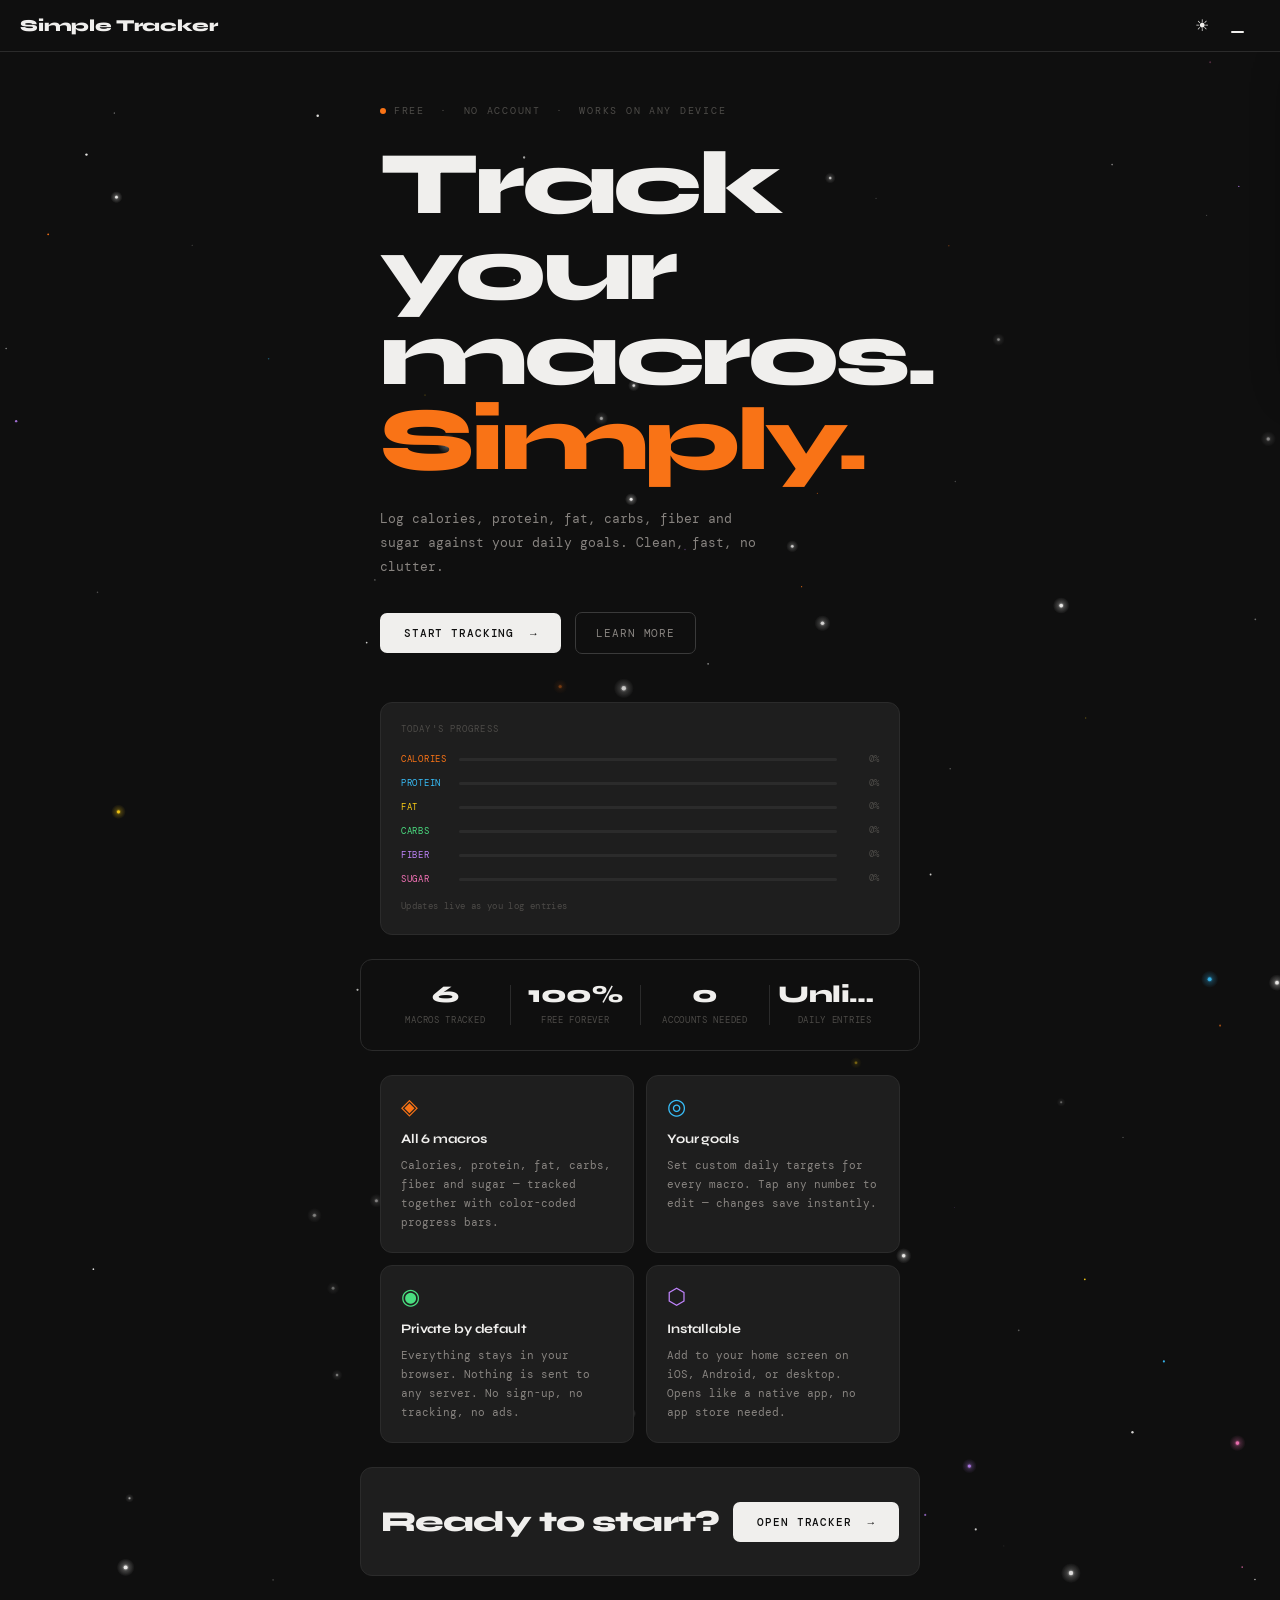
<file: index.html>
<!DOCTYPE html>
<html lang="en">
<head>
<meta charset="UTF-8">
<meta name="viewport" content="width=device-width, initial-scale=1.0">
<title>Simple Tracker</title>
<meta name="apple-mobile-web-app-capable" content="yes">
<meta name="apple-mobile-web-app-status-bar-style" content="black-translucent">
<meta name="apple-mobile-web-app-title" content="Simple Tracker">
<meta name="mobile-web-app-capable" content="yes">
<meta name="description" content="Simple Tracker — a free, no-account macro tracker. Log calories, protein, fat, carbs, fiber and sugar against your daily goals.">

<!-- Open Graph / Discord embed -->
<meta property="og:type"        content="website">
<meta property="og:title"       content="Simple Tracker">
<meta property="og:description" content="Track your macros. Simply. Free, no account, works on any device.">
<meta property="og:image"       content="og-image.png">
<meta property="og:url"         content=".">
<meta name="twitter:card"       content="summary_large_image">
<meta name="twitter:title"      content="Simple Tracker">
<meta name="twitter:description" content="Track your macros. Simply. Free, no account, works on any device.">
<meta name="twitter:image"      content="og-image.png">

<link rel="apple-touch-icon" href="apple-touch-icon.png">
<link rel="icon" type="image/png" sizes="192x192" href="icon-192.png">
<link rel="icon" type="image/png" sizes="32x32" href="favicon.ico">
<style>
@import url('https://fonts.googleapis.com/css2?family=Syne:wght@700;800&family=DM+Mono:wght@300;400;500&display=swap');

*, *::before, *::after { box-sizing: border-box; margin: 0; padding: 0; }

:root {
  --bg:      #0f0f0f;
  --layer:   #171717;
  --card:    #1e1e1e;
  --border:  #2b2b2b;
  --border2: #3a3a3a;
  --text:    #f0efed;
  --text2:   #888480;
  --text3:   #4d4b48;
  --accent:  #f0efed;
  --cal:     #f97316;
  --pro:     #38bdf8;
  --fat:     #facc15;
  --carb:    #4ade80;
  --fiber:   #c084fc;
  --sugar:   #f472b6;
  --danger:  #f87171;
  --r:       7px;
  --max:     560px;
}

/* ─── LIGHT THEME ───────────────────────────── */
body.light {
  --bg:      #f5f4f2;
  --layer:   #eceae7;
  --card:    #ffffff;
  --border:  #dedad5;
  --border2: #ccc8c2;
  --text:    #1a1917;
  --text2:   #6b6762;
  --text3:   #b0ada8;
  --cal:     #ea6a00;
  --pro:     #0ea5e9;
  --fat:     #d97706;
  --carb:    #16a34a;
  --fiber:   #9333ea;
  --sugar:   #db2777;
  --danger:  #dc2626;
}

html { scroll-behavior: smooth; }

body {
  background: var(--bg);
  color: var(--text);
  font-family: 'DM Mono', monospace;
  min-height: 100vh;
  font-size: 14px;
  line-height: 1.5;
  -webkit-font-smoothing: antialiased;
  transition: background 0.25s ease, color 0.25s ease;
}

/* ─── TOPBAR ────────────────────────────────── */
.topbar {
  position: fixed;
  top: 0; left: 0; right: 0;
  height: 52px;
  background: var(--bg);
  border-bottom: 1px solid var(--border);
  display: flex;
  align-items: center;
  justify-content: space-between;
  padding: 0 20px;
  z-index: 200;
}

.topbar-brand {
  font-family: 'Syne', sans-serif;
  font-weight: 800;
  font-size: 1.05rem;
  color: var(--text);
  cursor: pointer;
  letter-spacing: -0.01em;
  user-select: none;
}

.topbar-right {
  display: flex;
  align-items: center;
  gap: 4px;
}

.theme-btn {
  width: 36px; height: 36px;
  display: flex;
  align-items: center;
  justify-content: center;
  background: none;
  border: none;
  border-radius: var(--r);
  cursor: pointer;
  transition: background 0.15s;
  padding: 0;
}
.theme-btn:hover { background: var(--card); }

.theme-icon {
  font-size: 1rem;
  line-height: 1;
  transition: transform 0.3s ease;
  color: var(--text);
}
.theme-btn:hover .theme-icon { transform: rotate(20deg); }

/* ─── HAMBURGER ─────────────────────────────── */
.burger {
  width: 36px; height: 36px;
  display: flex;
  flex-direction: column;
  justify-content: center;
  gap: 5px;
  cursor: pointer;
  background: none;
  border: none;
  border-radius: var(--r);
  padding: 0 7px;
  transition: background 0.15s;
}
.burger:hover { background: var(--card); }
.burger span {
  display: block;
  height: 1.5px;
  background: var(--text);
  border-radius: 1px;
  transition: transform 0.22s ease, opacity 0.22s ease, width 0.22s ease;
}
.burger span:nth-child(3) { width: 60%; }
.burger.open span:nth-child(1) { transform: translateY(6.5px) rotate(45deg); }
.burger.open span:nth-child(2) { opacity: 0; }
.burger.open span:nth-child(3) { width: 100%; transform: translateY(-6.5px) rotate(-45deg); }

/* ─── DRAWER ────────────────────────────────── */
.drawer {
  position: fixed;
  top: 52px; right: 0;
  width: 220px;
  background: var(--layer);
  border-left: 1px solid var(--border);
  border-bottom: 1px solid var(--border);
  border-radius: 0 0 0 12px;
  z-index: 199;
  transform: translateX(110%);
  transition: transform 0.25s cubic-bezier(0.4,0,0.2,1);
  box-shadow: -8px 16px 40px rgba(0,0,0,0.4);
}
.drawer.open { transform: translateX(0); }

.drawer-link {
  display: flex;
  align-items: center;
  justify-content: space-between;
  padding: 14px 20px;
  font-size: 0.7rem;
  letter-spacing: 0.1em;
  text-transform: uppercase;
  color: var(--text2);
  cursor: pointer;
  border-bottom: 1px solid var(--border);
  transition: color 0.12s, background 0.12s;
  user-select: none;
}
.drawer-link:last-child { border-bottom: none; }
.drawer-link:hover { color: var(--text); background: var(--card); }
.drawer-link.active { color: var(--text); }
.drawer-link .arr { font-size: 0.55rem; opacity: 0.3; }

.overlay {
  display: none;
  position: fixed;
  inset: 0;
  z-index: 198;
}
.overlay.open { display: block; }

/* ─── PAGES ─────────────────────────────────── */
.page {
  display: none;
  padding-top: 52px;
  min-height: 100vh;
  position: relative;
  overflow: hidden;
}
.page.active { display: block; }
#page-home.active { display: flex; flex-direction: column; }

/* ─── PAGE GRADIENT BLOBS ───────────────────── */
/* Each non-home page gets two ambient gradient orbs */
.page-blob {
  position: absolute;
  border-radius: 50%;
  filter: blur(80px);
  opacity: 0.07;
  pointer-events: none;
  z-index: 0;
  will-change: transform;
  transition: opacity 0.3s;
}
body.light .page-blob { opacity: 0.10; }

.page-blob-a {
  width: 420px; height: 420px;
  top: -60px; left: -100px;
}
.page-blob-b {
  width: 360px; height: 360px;
  bottom: 80px; right: -80px;
}

/* Per-page blob colours */
#page-tracker .page-blob-a { background: var(--cal); }
#page-tracker .page-blob-b { background: var(--pro); }

#page-about .page-blob-a   { background: var(--pro); }
#page-about .page-blob-b   { background: var(--fiber); }

#page-export .page-blob-a  { background: var(--carb); }
#page-export .page-blob-b  { background: var(--cal); }

#page-resources .page-blob-a { background: var(--sugar); }
#page-resources .page-blob-b { background: var(--fat); }

#page-install .page-blob-a { background: var(--fiber); }
#page-install .page-blob-b { background: var(--pro); }

#page-impressum .page-blob-a { background: var(--text2); }
#page-impressum .page-blob-b { background: var(--text3); }

/* Keep all inner content above blobs */
.page .inner,
.page .h-hero,
.page .h-stats,
.page .h-features,
.page .h-bottom {
  position: relative;
  z-index: 1;
}

/* ─── SHARED INNER ──────────────────────────── */
.inner {
  max-width: var(--max);
  margin: 0 auto;
  padding: 40px 20px 80px;
  width: 100%;
}

/* ─── STAR CANVAS ───────────────────────────── */
#starCanvas {
  position: absolute;
  top: 52px;
  left: 0;
  width: 100%;
  height: 100%;
  pointer-events: none;
  z-index: 0;
}

#page-home {
  position: relative;
  overflow: hidden;
}

/* push all home content above the canvas */
#page-home > *:not(#starCanvas) {
  position: relative;
  z-index: 1;
}

/* ─── HOME ──────────────────────────────────── */

/* Hero */
.h-hero {
  max-width: var(--max);
  margin: 0 auto;
  padding: 52px 20px 0;
  width: 100%;
}

.h-eyebrow {
  display: flex;
  align-items: center;
  gap: 8px;
  font-size: 0.6rem;
  letter-spacing: 0.18em;
  text-transform: uppercase;
  color: var(--text3);
  margin-bottom: 24px;
  animation: fadeUp 0.6s ease both;
}

.h-dot {
  width: 6px; height: 6px;
  border-radius: 50%;
  flex-shrink: 0;
  animation: pulse 2s ease infinite;
}

@keyframes pulse {
  0%, 100% { opacity: 1; transform: scale(1); }
  50%       { opacity: 0.5; transform: scale(0.8); }
}

.h-headline {
  font-family: 'Syne', sans-serif;
  font-weight: 800;
  font-size: clamp(3.2rem, 13vw, 5.6rem);
  line-height: 0.95;
  letter-spacing: -0.04em;
  color: var(--text);
  margin-bottom: 24px;
  animation: fadeUp 0.6s 0.1s ease both;
}

.h-hl {
  color: var(--cal);
  position: relative;
}

.h-sub {
  font-size: 0.82rem;
  color: var(--text2);
  line-height: 1.85;
  max-width: 380px;
  margin-bottom: 32px;
  animation: fadeUp 0.6s 0.2s ease both;
}

.h-actions {
  display: flex;
  align-items: center;
  gap: 14px;
  margin-bottom: 48px;
  animation: fadeUp 0.6s 0.3s ease both;
}

.h-cta {
  display: inline-flex;
  align-items: center;
  gap: 8px;
  background: var(--text);
  color: var(--bg);
  font-family: 'DM Mono', monospace;
  font-size: 0.68rem;
  font-weight: 500;
  letter-spacing: 0.08em;
  text-transform: uppercase;
  padding: 13px 24px;
  border-radius: var(--r);
  border: none;
  cursor: pointer;
  transition: opacity 0.15s, transform 0.12s;
}
.h-cta:hover  { opacity: 0.88; transform: translateY(-1px); }
.h-cta:active { transform: translateY(0); }

.h-ghost {
  background: none;
  border: 1px solid var(--border2);
  color: var(--text2);
  font-family: 'DM Mono', monospace;
  font-size: 0.68rem;
  letter-spacing: 0.08em;
  text-transform: uppercase;
  padding: 13px 20px;
  border-radius: var(--r);
  cursor: pointer;
  transition: border-color 0.15s, color 0.15s;
}
.h-ghost:hover { border-color: var(--text2); color: var(--text); }

/* Live preview card */
.h-preview {
  background: var(--card);
  border: 1px solid var(--border);
  border-radius: 12px;
  padding: 20px;
  margin-bottom: 0;
  animation: fadeUp 0.6s 0.35s ease both;
}

.h-preview-label {
  font-size: 0.58rem;
  letter-spacing: 0.12em;
  text-transform: uppercase;
  color: var(--text3);
  margin-bottom: 16px;
}

.h-bars { display: flex; flex-direction: column; gap: 10px; }

.h-bar-row { display: flex; align-items: center; gap: 10px; }

.h-bar-lbl {
  font-size: 0.55rem;
  letter-spacing: 0.08em;
  text-transform: uppercase;
  width: 48px;
  flex-shrink: 0;
}

.h-bar-track {
  flex: 1;
  height: 3px;
  background: var(--border);
  border-radius: 2px;
  overflow: hidden;
}

.h-bar-fill {
  height: 100%;
  border-radius: 2px;
  width: 0;
  transition: width 1.2s cubic-bezier(0.4,0,0.2,1);
}

.h-bar-pct {
  font-size: 0.58rem;
  color: var(--text3);
  min-width: 32px;
  text-align: right;
}

.h-preview-foot {
  font-size: 0.58rem;
  color: var(--text3);
  margin-top: 14px;
  letter-spacing: 0.04em;
}

/* Stats row */
.h-stats {
  max-width: var(--max);
  margin: 0 auto;
  width: 100%;
  padding: 0 20px;
  display: flex;
  align-items: center;
  border: 1px solid var(--border);
  border-radius: 12px;
  overflow: hidden;
  margin-top: 24px;
  animation: fadeUp 0.6s 0.45s ease both;
}

.h-stat {
  flex: 1;
  padding: 22px 8px;
  text-align: center;
  display: flex;
  flex-direction: column;
  align-items: center;
  gap: 6px;
  min-width: 0;
}

.h-stat-num {
  font-family: 'Syne', sans-serif;
  font-weight: 800;
  font-size: clamp(0.75rem, 2.5vw, 1.5rem);
  letter-spacing: -0.02em;
  color: var(--text);
  line-height: 1.1;
  white-space: nowrap;
  overflow: hidden;
  text-overflow: ellipsis;
  width: 100%;
  writing-mode: horizontal-tb;
  text-orientation: mixed;
}

.h-stat-lbl {
  font-size: clamp(0.42rem, 1.2vw, 0.55rem);
  letter-spacing: 0.08em;
  text-transform: uppercase;
  color: var(--text3);
  white-space: nowrap;
  overflow: hidden;
  text-overflow: ellipsis;
  width: 100%;
  writing-mode: horizontal-tb;
}

.h-stat-div {
  width: 1px;
  height: 40px;
  background: var(--border);
  flex-shrink: 0;
}

/* Features grid */
.h-features {
  max-width: var(--max);
  margin: 24px auto 0;
  width: 100%;
  padding: 0 20px;
  display: grid;
  grid-template-columns: 1fr 1fr;
  gap: 12px;
  animation: fadeUp 0.6s 0.5s ease both;
}

.h-feat {
  background: var(--card);
  border: 1px solid var(--border);
  border-radius: 12px;
  padding: 20px;
  transition: border-color 0.2s;
}
.h-feat:hover { border-color: var(--border2); }

.h-feat-icon {
  font-size: 1.4rem;
  margin-bottom: 12px;
  line-height: 1;
}

.h-feat-title {
  font-family: 'Syne', sans-serif;
  font-weight: 700;
  font-size: 0.82rem;
  letter-spacing: -0.01em;
  color: var(--text);
  margin-bottom: 6px;
}

.h-feat-body {
  font-size: 0.7rem;
  color: var(--text2);
  line-height: 1.7;
}

/* Bottom CTA */
.h-bottom {
  max-width: var(--max);
  margin: 24px auto 64px;
  width: 100%;
  padding: 32px 20px;
  display: flex;
  align-items: center;
  justify-content: space-between;
  border: 1px solid var(--border);
  border-radius: 12px;
  background: var(--card);
  animation: fadeUp 0.6s 0.55s ease both;
}

.h-bottom-text {
  font-family: 'Syne', sans-serif;
  font-weight: 800;
  font-size: clamp(1.2rem, 4vw, 1.8rem);
  letter-spacing: -0.03em;
  color: var(--text);
}

@keyframes fadeUp {
  from { opacity: 0; transform: translateY(16px); }
  to   { opacity: 1; transform: translateY(0); }
}

/* Mobile home */
@media (max-width: 480px) {
  .h-hero { padding: 36px 16px 0; }
  .h-actions { flex-direction: column; align-items: flex-start; gap: 10px; }
  .h-cta, .h-ghost { width: 100%; justify-content: center; }
  .h-stats { margin: 16px 16px 0; width: auto; padding: 0; }
  .h-stat { padding: 14px 4px; }
  .h-stat-num { font-size: clamp(0.65rem, 3.5vw, 1rem); }
  .h-stat-lbl { font-size: 0.38rem; letter-spacing: 0.06em; }
  .h-features { padding: 0 16px; grid-template-columns: 1fr; margin-top: 16px; }
  .h-bottom {
    margin: 16px 12px 48px;
    flex-direction: column;
    gap: 14px;
    text-align: center;
    padding: 22px 16px;
    box-sizing: border-box;
    width: calc(100% - 24px);
    max-width: 100%;
  }
  .h-bottom-text { font-size: 1.2rem; }
  .h-bottom .h-cta { width: 100%; justify-content: center; box-sizing: border-box; }
}

/* ─── PAGE HEADING ──────────────────────────── */
.page-heading { margin-bottom: 28px; }
.page-heading .eyebrow { margin-bottom: 8px; }
.page-heading h2 {
  font-family: 'Syne', sans-serif;
  font-weight: 800;
  font-size: clamp(1.9rem, 6vw, 2.8rem);
  letter-spacing: -0.03em;
  line-height: 1.05;
  color: var(--text);
}

/* ─── GOALS GRID ────────────────────────────── */
.goals-grid {
  display: grid;
  grid-template-columns: 1fr 1fr 1fr;
  border: 1px solid var(--border);
  border-radius: 10px;
  overflow: hidden;
  margin-bottom: 18px;
}

.goal-cell {
  background: var(--card);
  padding: 12px 14px;
  border-right: 1px solid var(--border);
  border-bottom: 1px solid var(--border);
  display: flex;
  flex-direction: column;
  gap: 6px;
}
.goal-cell:nth-child(3n)        { border-right: none; }
.goal-cell:nth-last-child(-n+3) { border-bottom: none; }

.goal-lbl {
  display: flex;
  align-items: center;
  gap: 5px;
  font-size: 0.54rem;
  letter-spacing: 0.13em;
  text-transform: uppercase;
  color: var(--text2);
}

.swatch {
  width: 6px; height: 6px;
  border-radius: 50%;
  flex-shrink: 0;
}

.goal-input-row { display: flex; align-items: baseline; gap: 4px; }

.goal-input {
  background: transparent;
  border: none;
  border-bottom: 1px solid var(--border2);
  color: var(--text);
  font-family: 'DM Mono', monospace;
  font-size: 0.92rem;
  width: 58px;
  outline: none;
  padding: 1px 0 2px;
  transition: border-color 0.15s;
}
.goal-input:focus { border-color: var(--text2); }
.goal-unit { font-size: 0.54rem; color: var(--text3); }

/* ─── BARS ──────────────────────────────────── */
.bars-card {
  background: var(--card);
  border: 1px solid var(--border);
  border-radius: 10px;
  padding: 16px 18px;
  margin-bottom: 18px;
  display: flex;
  flex-direction: column;
  gap: 12px;
}

.bar-row { display: flex; align-items: center; gap: 10px; }

.bar-lbl {
  font-size: 0.58rem;
  letter-spacing: 0.09em;
  text-transform: uppercase;
  width: 52px;
  flex-shrink: 0;
}

.bar-track {
  flex: 1;
  height: 4px;
  background: var(--border);
  border-radius: 2px;
  overflow: hidden;
}

.bar-fill {
  height: 100%;
  border-radius: 2px;
  width: 0%;
  transition: width 0.45s cubic-bezier(0.4,0,0.2,1);
}
.bar-fill.cal   { background: var(--cal); }
.bar-fill.pro   { background: var(--pro); }
.bar-fill.fat   { background: var(--fat); }
.bar-fill.carb  { background: var(--carb); }
.bar-fill.fiber { background: var(--fiber); }
.bar-fill.sugar { background: var(--sugar); }

.bar-vals {
  display: flex;
  align-items: baseline;
  gap: 2px;
  min-width: 96px;
  justify-content: flex-end;
}

.bar-cur { font-size: 0.8rem; font-weight: 500; }
.bar-cur.cal   { color: var(--cal); }
.bar-cur.pro   { color: var(--pro); }
.bar-cur.fat   { color: var(--fat); }
.bar-cur.carb  { color: var(--carb); }
.bar-cur.fiber { color: var(--fiber); }
.bar-cur.sugar { color: var(--sugar); }

/* Over-limit: calories, fat, sugar turn red */
.bar-cur.over-limit  { color: var(--danger) !important; }
.bar-fill.over-limit { background: var(--danger) !important; }
.bar-row.over-limit .bar-lbl { color: var(--danger) !important; }

.bar-sep  { font-size: 0.56rem; color: var(--text3); margin: 0 2px; }
.bar-goal { font-size: 0.68rem; color: var(--text2); }
.bar-unit { font-size: 0.52rem; color: var(--text3); margin-left: 2px; }

/* ─── ADD CARD ──────────────────────────────── */
.add-card {
  background: var(--card);
  border: 1px solid var(--border);
  border-radius: 10px;
  padding: 16px 18px;
  margin-bottom: 18px;
}

.card-lbl {
  font-family: 'Syne', sans-serif;
  font-weight: 700;
  font-size: 0.72rem;
  letter-spacing: -0.01em;
  color: var(--text);
  margin-bottom: 14px;
}

.row1 {
  display: grid;
  grid-template-columns: 2fr 1fr 1fr 1fr;
  gap: 8px;
  margin-bottom: 8px;
}

.row2 {
  display: grid;
  grid-template-columns: 1fr 1fr 1fr;
  gap: 8px;
  margin-bottom: 14px;
}

.field { display: flex; flex-direction: column; gap: 4px; }

.field label {
  font-size: 0.52rem;
  letter-spacing: 0.1em;
  text-transform: uppercase;
  color: var(--text3);
}

.field input {
  background: var(--layer);
  border: 1px solid var(--border);
  border-radius: 5px;
  color: var(--text);
  font-family: 'DM Mono', monospace;
  font-size: 0.85rem;
  padding: 7px 10px;
  outline: none;
  width: 100%;
  transition: border-color 0.15s;
}
.field input:focus       { border-color: var(--border2); }
.field input::placeholder { color: var(--text3); }

.add-btn {
  width: 100%;
  background: var(--text);
  color: var(--bg);
  border: none;
  border-radius: 5px;
  font-family: 'DM Mono', monospace;
  font-size: 0.68rem;
  letter-spacing: 0.1em;
  text-transform: uppercase;
  padding: 10px;
  cursor: pointer;
  font-weight: 500;
  transition: opacity 0.15s;
}
.add-btn:hover  { opacity: 0.88; }
.add-btn:active { opacity: 1; }

/* ─── ENTRIES ───────────────────────────────── */
.entries-title {
  font-family: 'Syne', sans-serif;
  font-weight: 700;
  font-size: 0.72rem;
  letter-spacing: -0.01em;
  color: var(--text);
  margin-bottom: 10px;
}

.entries-list {
  display: flex;
  flex-direction: column;
  border: 1px solid var(--border);
  border-radius: 10px;
  overflow: hidden;
}

.entry {
  background: var(--card);
  padding: 11px 14px;
  display: grid;
  grid-template-columns: 1fr auto;
  gap: 5px 10px;
  border-bottom: 1px solid var(--border);
  animation: fadeUp 0.18s ease;
}
.entry:last-child { border-bottom: none; }

@keyframes fadeUp {
  from { opacity: 0; transform: translateY(-4px); }
  to   { opacity: 1; transform: translateY(0); }
}

.entry-name {
  font-size: 0.8rem;
  color: var(--text);
  white-space: nowrap;
  overflow: hidden;
  text-overflow: ellipsis;
}

.entry-pills {
  grid-column: 1;
  display: flex;
  flex-wrap: wrap;
  gap: 4px;
  margin-top: 3px;
}

.pill {
  font-size: 0.58rem;
  padding: 1px 6px;
  border-radius: 3px;
  border: 1px solid var(--border2);
  background: var(--layer);
}
.pill.cal   { color: var(--cal); }
.pill.pro   { color: var(--pro); }
.pill.fat   { color: var(--fat); }
.pill.carb  { color: var(--carb); }
.pill.fiber { color: var(--fiber); }
.pill.sugar { color: var(--sugar); }

.del-btn {
  grid-column: 2;
  grid-row: 1 / 3;
  align-self: center;
  background: none;
  border: none;
  color: var(--text3);
  cursor: pointer;
  font-size: 0.8rem;
  padding: 3px 5px;
  border-radius: 4px;
  transition: color 0.12s, background 0.12s;
}
.del-btn:hover { color: var(--danger); background: rgba(248,113,113,0.08); }

.empty-state {
  background: var(--card);
  text-align: center;
  padding: 30px;
  font-size: 0.7rem;
  color: var(--text3);
  letter-spacing: 0.06em;
}

.reset-row {
  display: flex;
  justify-content: flex-end;
  margin-top: 12px;
}

.reset-btn {
  background: none;
  border: 1px solid var(--border);
  border-radius: 5px;
  color: var(--text3);
  font-family: 'DM Mono', monospace;
  font-size: 0.58rem;
  letter-spacing: 0.1em;
  text-transform: uppercase;
  padding: 6px 12px;
  cursor: pointer;
  transition: border-color 0.15s, color 0.15s;
}
.reset-btn:hover { border-color: var(--danger); color: var(--danger); }

/* ─── ABOUT / IMPRESSUM ─────────────────────── */
.about-body p {
  font-size: 0.77rem;
  line-height: 1.85;
  color: var(--text2);
  margin-bottom: 8px;
}

.section-title {
  font-family: 'Syne', sans-serif;
  font-weight: 700;
  font-size: 0.72rem;
  letter-spacing: -0.01em;
  color: var(--text);
  margin: 24px 0 10px;
}
.section-title:first-child { margin-top: 0; }

.macro-list {
  border: 1px solid var(--border);
  border-radius: 10px;
  overflow: hidden;
}

.macro-row {
  display: flex;
  align-items: flex-start;
  gap: 14px;
  padding: 13px 16px;
  background: var(--card);
  border-bottom: 1px solid var(--border);
}
.macro-row:last-child { border-bottom: none; }

.macro-dot {
  width: 8px; height: 8px;
  border-radius: 50%;
  flex-shrink: 0;
  margin-top: 4px;
}

.macro-name {
  font-size: 0.76rem;
  font-weight: 500;
  color: var(--text);
  margin-bottom: 2px;
}

.macro-desc {
  font-size: 0.7rem;
  color: var(--text2);
  line-height: 1.6;
}

/* ─── INSTALL ───────────────────────────────── */
.install-intro {
  font-size: 0.77rem;
  color: var(--text2);
  line-height: 1.8;
  margin-top: 6px;
  margin-bottom: 28px;
}

.accordion {
  border: 1px solid var(--border);
  border-radius: 10px;
  overflow: hidden;
  margin-bottom: 10px;
}

.acc-head {
  display: flex;
  align-items: center;
  gap: 12px;
  padding: 14px 18px;
  background: var(--card);
  cursor: pointer;
  user-select: none;
  transition: background 0.12s;
}
.acc-head:hover { background: var(--layer); }

.acc-title {
  font-family: 'Syne', sans-serif;
  font-weight: 700;
  font-size: 0.78rem;
  letter-spacing: -0.01em;
  color: var(--text);
  flex: 1;
}

.acc-tag {
  font-size: 0.58rem;
  letter-spacing: 0.08em;
  text-transform: uppercase;
  padding: 2px 8px;
  border: 1px solid var(--border2);
  border-radius: 3px;
  color: var(--text2);
}

.acc-chev {
  font-size: 0.55rem;
  color: var(--text3);
  transition: transform 0.2s;
}
.accordion.open .acc-chev { transform: rotate(180deg); }

.acc-body {
  display: none;
  padding: 0 18px 18px;
  background: var(--card);
  border-top: 1px solid var(--border);
}
.accordion.open .acc-body { display: block; }

.steps { display: flex; flex-direction: column; gap: 10px; padding-top: 16px; }
.step  { display: flex; gap: 14px; }

.step-n {
  font-family: 'Syne', sans-serif;
  font-weight: 800;
  font-size: 0.9rem;
  color: var(--text3);
  min-width: 16px;
  flex-shrink: 0;
  line-height: 1.6;
}

.step-t {
  font-size: 0.74rem;
  line-height: 1.75;
  color: var(--text2);
}
.step-t b { color: var(--text); font-weight: 500; }

.install-note {
  margin-top: 14px;
  padding: 10px 14px;
  background: var(--layer);
  border-left: 2px solid var(--border2);
  border-radius: 0 5px 5px 0;
  font-size: 0.68rem;
  color: var(--text2);
  line-height: 1.65;
}

/* ─── MOBILE ────────────────────────────────── */
@media (max-width: 480px) {
  .field input,
  .goal-input { font-size: 16px; }

  .row1 { grid-template-columns: 1fr 1fr; }
  .row1 .field:first-child { grid-column: 1 / -1; }

  .goals-grid { grid-template-columns: 1fr 1fr; }
  .goal-cell:nth-child(3n)        { border-right: 1px solid var(--border); }
  .goal-cell:nth-child(2n)        { border-right: none; }
  .goal-cell:nth-last-child(-n+3) { border-bottom: 1px solid var(--border); }
  .goal-cell:nth-last-child(-n+2) { border-bottom: none; }

  .del-btn   { padding: 8px 10px; font-size: 1rem; }
  .reset-btn { padding: 10px 16px; font-size: 0.65rem; }
  .add-btn   { padding: 13px; font-size: 0.75rem; }

  .inner     { padding: 28px 16px 80px; }

  .bar-lbl  { width: 44px; font-size: 0.55rem; }
  .bar-vals { min-width: 80px; }
  .bar-cur  { font-size: 0.75rem; }

  .acc-tag  { display: none; }
}

/* ─── PAGE TRANSITIONS ──────────────────────── */
.page {
  animation: none;
}
.page.active {
  animation: pageIn 0.3s cubic-bezier(0.4,0,0.2,1) both;
}
@keyframes pageIn {
  from { opacity: 0; transform: translateY(10px); }
  to   { opacity: 1; transform: translateY(0); }
}

/* Staggered children animation */
.anim-child {
  opacity: 0;
  transform: translateY(14px);
  transition: opacity 0.4s ease, transform 0.4s ease;
}
.anim-child.visible {
  opacity: 1;
  transform: translateY(0);
}

/* ─── EXPORT PAGE ───────────────────────────── */
.exp-summary {
  background: var(--card);
  border: 1px solid var(--border);
  border-radius: 12px;
  overflow: hidden;
  margin-bottom: 18px;
  display: flex;
  align-items: stretch;
  width: 100%;
}

.exp-sum-item {
  flex: 1;
  min-width: 0;
  padding: 16px 8px;
  text-align: center;
  display: flex;
  flex-direction: column;
  align-items: center;
  justify-content: center;
  gap: 8px;
}

.exp-sum-div {
  width: 1px;
  background: var(--border);
  flex-shrink: 0;
  align-self: stretch;
}

.exp-sum-lbl {
  font-size: 0.52rem;
  letter-spacing: 0.08em;
  text-transform: uppercase;
  color: var(--text3);
  white-space: nowrap;
  line-height: 1.2;
}

.exp-sum-num {
  font-family: 'Syne', sans-serif;
  font-weight: 800;
  font-size: clamp(1rem, 5vw, 1.5rem);
  letter-spacing: -0.03em;
  color: var(--cal);
  line-height: 1;
  white-space: nowrap;
}

.exp-btns {
  display: flex;
  flex-direction: column;
  gap: 10px;
  margin-bottom: 28px;
}

.exp-btn {
  display: flex;
  align-items: center;
  gap: 16px;
  background: var(--card);
  border: 1px solid var(--border);
  border-radius: 10px;
  padding: 16px 20px;
  cursor: pointer;
  text-align: left;
  transition: border-color 0.15s, background 0.15s, transform 0.12s;
  width: 100%;
}
.exp-btn:hover  { border-color: var(--border2); background: var(--layer); transform: translateY(-1px); }
.exp-btn:active { transform: translateY(0); }

.exp-btn-primary { border-color: var(--text); }
.exp-btn-primary:hover { border-color: var(--text); background: rgba(240,239,237,0.06); }

.exp-btn-icon {
  font-size: 1.4rem;
  color: var(--text2);
  flex-shrink: 0;
  width: 32px;
  text-align: center;
  line-height: 1;
}
.exp-btn-primary .exp-btn-icon { color: var(--text); }

.exp-btn-title {
  font-family: 'Syne', sans-serif;
  font-weight: 700;
  font-size: 0.82rem;
  color: var(--text);
  margin-bottom: 3px;
  letter-spacing: -0.01em;
}

.exp-btn-sub {
  font-size: 0.65rem;
  color: var(--text2);
}

.exp-tutorials { margin-bottom: 28px; }

.exp-note {
  background: var(--card);
  border: 1px solid var(--border);
  border-radius: 10px;
  padding: 18px 20px;
  margin-bottom: 40px;
}

.exp-note-title {
  font-family: 'Syne', sans-serif;
  font-weight: 700;
  font-size: 0.72rem;
  color: var(--text);
  margin-bottom: 8px;
  letter-spacing: -0.01em;
}

.exp-note p {
  font-size: 0.72rem;
  color: var(--text2);
  line-height: 1.75;
  margin: 0;
}

/* Download success flash */
.exp-btn.success {
  border-color: var(--carb) !important;
}
.exp-btn.success .exp-btn-icon { color: var(--carb); }

@media (max-width: 480px) {
  .h-stat-div { display: none; }
}

/* ─── RESOURCES PAGE ────────────────────────── */
.res-intro {
  font-size: 0.77rem;
  color: var(--text2);
  line-height: 1.8;
  margin-bottom: 18px;
  margin-top: -10px;
}

/* Recipe cards */
.res-recipes {
  display: flex;
  flex-direction: column;
  gap: 12px;
  margin-bottom: 8px;
}

.res-recipe {
  background: var(--card);
  border: 1px solid var(--border);
  border-radius: 12px;
  padding: 18px 20px;
  transition: border-color 0.2s;
}
.res-recipe:hover { border-color: var(--border2); }

.res-recipe-head {
  display: flex;
  align-items: baseline;
  justify-content: space-between;
  gap: 10px;
  margin-bottom: 10px;
}

.res-recipe-name {
  font-family: 'Syne', sans-serif;
  font-weight: 700;
  font-size: 0.88rem;
  color: var(--text);
  letter-spacing: -0.01em;
}

.res-recipe-tag {
  font-size: 0.58rem;
  letter-spacing: 0.08em;
  text-transform: uppercase;
  flex-shrink: 0;
}

.res-recipe-macros {
  display: flex;
  flex-wrap: wrap;
  gap: 6px;
  margin-bottom: 12px;
}

.res-mac {
  font-size: 0.62rem;
  letter-spacing: 0.04em;
  background: var(--layer);
  border: 1px solid var(--border);
  border-radius: 4px;
  padding: 2px 8px;
}

.res-recipe-body {
  font-size: 0.72rem;
  color: var(--text2);
  line-height: 1.8;
}
.res-recipe-body b { color: var(--text); font-weight: 500; }

/* Website links */
.res-links {
  display: flex;
  flex-direction: column;
  gap: 20px;
  margin-bottom: 40px;
}

.res-cat-label {
  font-size: 0.58rem;
  letter-spacing: 0.14em;
  text-transform: uppercase;
  color: var(--text3);
  margin-bottom: 8px;
}

.res-link {
  display: block;
  background: var(--card);
  border: 1px solid var(--border);
  border-radius: 10px;
  padding: 14px 18px;
  text-decoration: none;
  margin-bottom: 8px;
  transition: border-color 0.15s, background 0.15s, transform 0.12s;
}
.res-link:hover {
  border-color: var(--border2);
  background: var(--layer);
  transform: translateX(3px);
}

.res-link-name {
  font-family: 'Syne', sans-serif;
  font-weight: 700;
  font-size: 0.8rem;
  color: var(--text);
  letter-spacing: -0.01em;
  margin-bottom: 4px;
}

.res-ext {
  font-size: 0.65rem;
  color: var(--text3);
  font-family: 'DM Mono', monospace;
  font-weight: 400;
}

.res-link-desc {
  font-size: 0.68rem;
  color: var(--text2);
  line-height: 1.65;
}

@media (max-width: 480px) {
  .res-recipe-head { flex-direction: column; gap: 4px; }
  .res-recipe { padding: 14px 16px; }
}

</style>
</head>
<body>

<!-- TOPBAR -->
<div class="topbar">
  <div class="topbar-brand" onclick="showPage('home')">Simple Tracker</div>
  <div class="topbar-right">
    <button class="theme-btn" id="themeBtn" onclick="toggleTheme()" aria-label="Toggle theme" title="Toggle light/dark mode">
      <span class="theme-icon" id="themeIcon">☀</span>
    </button>
    <button class="burger" id="burger" onclick="toggleMenu()" aria-label="Open menu">
      <span></span><span></span><span></span>
    </button>
  </div>
</div>

<!-- DRAWER -->
<div class="drawer" id="drawer">
  <div class="drawer-link active" id="nav-home"      onclick="showPage('home')">Home <span class="arr">&#9654;</span></div>
  <div class="drawer-link"        id="nav-tracker"  onclick="showPage('tracker')">Tracker <span class="arr">&#9654;</span></div>
  <div class="drawer-link"        id="nav-about"    onclick="showPage('about')">About <span class="arr">&#9654;</span></div>
  <div class="drawer-link"        id="nav-export"   onclick="showPage('export')">Export Data <span class="arr">&#9654;</span></div>
  <div class="drawer-link"        id="nav-resources" onclick="showPage('resources')">Resources <span class="arr">&#9654;</span></div>
  <div class="drawer-link"        id="nav-install"  onclick="showPage('install')">Install as App <span class="arr">&#9654;</span></div>
  <div class="drawer-link"        id="nav-impressum" onclick="showPage('impressum')">Impressum <span class="arr">&#9654;</span></div>
</div>
<div class="overlay" id="overlay" onclick="closeMenu()"></div>

<!-- ════════════════════════════════════════
     HOME
════════════════════════════════════════ -->
<div class="page active" id="page-home">

  <!-- STAR CANVAS -->
  <canvas id="starCanvas"></canvas>

  <!-- HERO -->
  <div class="h-hero">
    <div class="h-hero-inner">
      <div class="h-eyebrow">
        <span class="h-dot" style="background:var(--cal)"></span>
        Free &nbsp;·&nbsp; No account &nbsp;·&nbsp; Works on any device
      </div>
      <h1 class="h-headline">
        Track your<br>macros.<br><span class="h-hl">Simply.</span>
      </h1>
      <p class="h-sub">Log calories, protein, fat, carbs, fiber and sugar against your daily goals. Clean, fast, no clutter.</p>
      <div class="h-actions">
        <button class="h-cta" onclick="showPage('tracker')">Start Tracking &nbsp;&#8594;</button>
        <button class="h-ghost" onclick="showPage('about')">Learn more</button>
      </div>
    </div>

    <!-- LIVE PREVIEW CARD -->
    <div class="h-preview">
      <div class="h-preview-label">Today's progress</div>
      <div class="h-bars" id="homeBars"></div>
      <div class="h-preview-foot">Updates live as you log entries</div>
    </div>
  </div>

  <!-- STATS ROW -->
  <div class="h-stats">
    <div class="h-stat">
      <div class="h-stat-num">6</div>
      <div class="h-stat-lbl">Macros tracked</div>
    </div>
    <div class="h-stat-div"></div>
    <div class="h-stat">
      <div class="h-stat-num">100%</div>
      <div class="h-stat-lbl">Free forever</div>
    </div>
    <div class="h-stat-div"></div>
    <div class="h-stat">
      <div class="h-stat-num">0</div>
      <div class="h-stat-lbl">Accounts needed</div>
    </div>
    <div class="h-stat-div"></div>
    <div class="h-stat">
      <div class="h-stat-num">Unlimited</div>
      <div class="h-stat-lbl">Daily entries</div>
    </div>
  </div>

  <!-- FEATURES -->
  <div class="h-features">
    <div class="h-feat">
      <div class="h-feat-icon" style="color:var(--cal)">◈</div>
      <div class="h-feat-title">All 6 macros</div>
      <div class="h-feat-body">Calories, protein, fat, carbs, fiber and sugar — tracked together with color-coded progress bars.</div>
    </div>
    <div class="h-feat">
      <div class="h-feat-icon" style="color:var(--pro)">◎</div>
      <div class="h-feat-title">Your goals</div>
      <div class="h-feat-body">Set custom daily targets for every macro. Tap any number to edit — changes save instantly.</div>
    </div>
    <div class="h-feat">
      <div class="h-feat-icon" style="color:var(--carb)">◉</div>
      <div class="h-feat-title">Private by default</div>
      <div class="h-feat-body">Everything stays in your browser. Nothing is sent to any server. No sign-up, no tracking, no ads.</div>
    </div>
    <div class="h-feat">
      <div class="h-feat-icon" style="color:var(--fiber)">⬡</div>
      <div class="h-feat-title">Installable</div>
      <div class="h-feat-body">Add to your home screen on iOS, Android, or desktop. Opens like a native app, no app store needed.</div>
    </div>
  </div>

  <!-- BOTTOM CTA -->
  <div class="h-bottom">
    <div class="h-bottom-text">Ready to start?</div>
    <button class="h-cta" onclick="showPage('tracker')">Open Tracker &nbsp;&#8594;</button>
  </div>

</div>

<!-- ════════════════════════════════════════
     TRACKER
════════════════════════════════════════ -->
<div class="page" id="page-tracker">
  <div class="page-blob page-blob-a"></div>
  <div class="page-blob page-blob-b"></div>
  <div class="inner">
    <div style="margin-bottom:24px;" class="anim-child">
      <div class="eyebrow" id="dateLabel"></div>
      <div style="font-family:'Syne',sans-serif;font-weight:800;font-size:clamp(1.6rem,5vw,2.2rem);letter-spacing:-0.03em;color:var(--text);line-height:1.1;">Today's Log</div>
    </div>

    <div class="goals-grid anim-child" id="goalsGrid"></div>
    <div class="bars-card anim-child"  id="barsSection"></div>

    <div class="add-card anim-child">
      <div class="card-lbl">Add Entry</div>
      <div class="row1">
        <div class="field">
          <label>Name</label>
          <input type="text" id="inName" placeholder="e.g. Lunch" maxlength="40">
        </div>
        <div class="field">
          <label>Calories</label>
          <input type="number" id="inCal" placeholder="0" min="0">
        </div>
        <div class="field">
          <label>Protein g</label>
          <input type="number" id="inPro" placeholder="0" min="0">
        </div>
        <div class="field">
          <label>Fat g</label>
          <input type="number" id="inFat" placeholder="0" min="0">
        </div>
      </div>
      <div class="row2">
        <div class="field">
          <label>Carbs g</label>
          <input type="number" id="inCarb" placeholder="0" min="0">
        </div>
        <div class="field">
          <label>Fiber g</label>
          <input type="number" id="inFiber" placeholder="0" min="0">
        </div>
        <div class="field">
          <label>Sugar g</label>
          <input type="number" id="inSugar" placeholder="0" min="0">
        </div>
      </div>
      <button class="add-btn" onclick="addEntry()">Add Entry</button>
    </div>

    <div class="entries-title anim-child">Entries</div>
    <div class="entries-list anim-child" id="entries"></div>

    <div class="reset-row anim-child">
      <button class="reset-btn" onclick="resetDay()">Reset Today</button>
    </div>
  </div>
</div>

<!-- ════════════════════════════════════════
     ABOUT
════════════════════════════════════════ -->
<div class="page" id="page-about">
  <div class="page-blob page-blob-a"></div>
  <div class="page-blob page-blob-b"></div>
  <div class="inner">
    <div class="page-heading anim-child">
      <div class="eyebrow">Documentation</div>
      <h2>About</h2>
    </div>

    <div class="about-body anim-child">
      <div class="section-title">What it is</div>
      <p>Simple Tracker is a free nutrition logger that runs in your browser. No account required, nothing stored on any server, no ads. Log meals and track six key macros against your personal daily goals.</p>

      <div class="section-title">How to use it</div>
      <p>Set your daily targets in the goal fields at the top of the tracker — tap any number and type to change it. Fill in the entry form with whatever values you have, then hit Add Entry. You only need to fill in the macros you care about. Entries persist automatically. Hit Reset Today to start fresh.</p>

      <div class="section-title">What it tracks</div>
      <div class="macro-list">
        <div class="macro-row">
          <div class="macro-dot" style="background:var(--cal)"></div>
          <div>
            <div class="macro-name">Calories</div>
            <div class="macro-desc">Total energy intake — the baseline for any nutrition goal.</div>
          </div>
        </div>
        <div class="macro-row">
          <div class="macro-dot" style="background:var(--pro)"></div>
          <div>
            <div class="macro-name">Protein</div>
            <div class="macro-desc">Essential for muscle repair and satiety. A common guide is 1.6–2.2g per kg of bodyweight for active people.</div>
          </div>
        </div>
        <div class="macro-row">
          <div class="macro-dot" style="background:var(--fat)"></div>
          <div>
            <div class="macro-name">Fat</div>
            <div class="macro-desc">Needed for hormones, brain function, and absorbing vitamins A, D, E and K.</div>
          </div>
        </div>
        <div class="macro-row">
          <div class="macro-dot" style="background:var(--carb)"></div>
          <div>
            <div class="macro-name">Carbohydrates</div>
            <div class="macro-desc">Your body's primary energy source. Whole food sources where possible.</div>
          </div>
        </div>
        <div class="macro-row">
          <div class="macro-dot" style="background:var(--fiber)"></div>
          <div>
            <div class="macro-name">Fiber</div>
            <div class="macro-desc">Supports digestion and gut health. Most adults benefit from 25–38g per day.</div>
          </div>
        </div>
        <div class="macro-row">
          <div class="macro-dot" style="background:var(--sugar)"></div>
          <div>
            <div class="macro-name">Sugar</div>
            <div class="macro-desc">Tracks total sugar. The WHO recommends keeping free sugars under 25g/day.</div>
          </div>
        </div>
      </div>

      <div class="section-title">Privacy</div>
      <p>All data lives in your browser's local storage. Nothing is transmitted to any server. No accounts, no analytics, no third-party services beyond loading fonts from Google Fonts.</p>
    </div>
  </div>
</div>

<!-- ════════════════════════════════════════
     INSTALL
════════════════════════════════════════ -->
<div class="page" id="page-install">
  <div class="page-blob page-blob-a"></div>
  <div class="page-blob page-blob-b"></div>
  <div class="inner">
    <div class="page-heading anim-child">
      <div class="eyebrow">Progressive Web App</div>
      <h2>Install</h2>
    </div>
    <p class="install-intro anim-child">Add Simple Tracker to your home screen or desktop for free — no app store, no download, no account needed. It opens in its own window just like a native app.</p>

    <div class="accordion anim-child" id="acc-android">
      <div class="acc-head" onclick="toggleAcc('android')">
        <span class="acc-title">Android</span>
        <span class="acc-tag">Chrome / Brave / Edge</span>
        <span class="acc-chev">&#9660;</span>
      </div>
      <div class="acc-body">
        <div class="steps">
          <div class="step"><div class="step-n">1</div><div class="step-t">Open this page in <b>Chrome</b>, Brave, or any Chromium-based browser.</div></div>
          <div class="step"><div class="step-n">2</div><div class="step-t">Tap the <b>three-dot menu (&#8942;)</b> in the top-right corner.</div></div>
          <div class="step"><div class="step-n">3</div><div class="step-t">Tap <b>Add to Home screen</b> or <b>Install app</b> — whichever appears.</div></div>
          <div class="step"><div class="step-n">4</div><div class="step-t">Confirm the name and tap <b>Add</b>. The icon appears on your home screen.</div></div>
        </div>
        <div class="install-note">Firefox on Android: tap the three-dot menu and select <b>Install</b> or <b>Add to Home screen</b>.</div>
      </div>
    </div>

    <div class="accordion" id="acc-windows">
      <div class="acc-head" onclick="toggleAcc('windows')">
        <span class="acc-title">Windows</span>
        <span class="acc-tag">Edge / Chrome</span>
        <span class="acc-chev">&#9660;</span>
      </div>
      <div class="acc-body">
        <div class="steps">
          <div class="step"><div class="step-n">1</div><div class="step-t">Open this page in <b>Microsoft Edge</b> or <b>Google Chrome</b>.</div></div>
          <div class="step"><div class="step-n">2</div><div class="step-t">Click the <b>install icon</b> in the address bar, or open the browser menu and choose <b>Install Simple Tracker</b> or <b>Install this site as an app</b>.</div></div>
          <div class="step"><div class="step-n">3</div><div class="step-t">Click <b>Install</b>. The app opens in its own window with a taskbar icon.</div></div>
        </div>
        <div class="install-note">Right-click the taskbar icon after installing to pin it to your Start menu or taskbar permanently.</div>
      </div>
    </div>

    <div class="accordion" id="acc-ios">
      <div class="acc-head" onclick="toggleAcc('ios')">
        <span class="acc-title">iPhone &amp; iPad</span>
        <span class="acc-tag">Safari only</span>
        <span class="acc-chev">&#9660;</span>
      </div>
      <div class="acc-body">
        <div class="steps">
          <div class="step"><div class="step-n">1</div><div class="step-t">Open this page in <b>Safari</b>. iOS only supports installation through Safari.</div></div>
          <div class="step"><div class="step-n">2</div><div class="step-t">Tap the <b>Share button</b> — the box with an arrow pointing up.</div></div>
          <div class="step"><div class="step-n">3</div><div class="step-t">Scroll and tap <b>Add to Home Screen</b>.</div></div>
          <div class="step"><div class="step-n">4</div><div class="step-t">Tap <b>Add</b> in the top-right. The icon appears on your home screen.</div></div>
        </div>
        <div class="install-note">On iOS 16.4 and later, apps added this way gain improved fullscreen support.</div>
      </div>
    </div>

    <div class="accordion" id="acc-linux">
      <div class="acc-head" onclick="toggleAcc('linux')">
        <span class="acc-title">Linux</span>
        <span class="acc-tag">Chrome / Chromium</span>
        <span class="acc-chev">&#9660;</span>
      </div>
      <div class="acc-body">
        <div class="steps">
          <div class="step"><div class="step-n">1</div><div class="step-t">Open this page in <b>Google Chrome</b> or <b>Chromium</b>.</div></div>
          <div class="step"><div class="step-n">2</div><div class="step-t">Click the <b>install icon</b> in the address bar, or open the three-dot menu and select <b>Install Simple Tracker</b> or <b>Create shortcut</b>.</div></div>
          <div class="step"><div class="step-n">3</div><div class="step-t">Check <b>Open as window</b> if prompted, then click <b>Create</b>.</div></div>
        </div>
        <div class="install-note">Works on GNOME, KDE, XFCE and most desktop environments. Tested on Ubuntu, Fedora, Arch and Debian.</div>
      </div>
    </div>
  </div>
</div>

<!-- ════════════════════════════════════════
     IMPRESSUM
════════════════════════════════════════ -->
<div class="page" id="page-impressum">
  <div class="page-blob page-blob-a"></div>
  <div class="page-blob page-blob-b"></div>
  <div class="inner">
    <div class="page-heading anim-child">
      <div class="eyebrow">Legal Notice</div>
      <h2>Impressum</h2>
    </div>

    <div class="about-body anim-child">
      <div class="section-title">About This Site</div>
      <p>Simple Tracker is a non-commercial, free-to-use hobby project with no advertising, no monetisation and no commercial intent.</p>

      <div class="section-title">Contact</div>
      <p>Email: <a href="mailto:simpletracker12@gmail.com"
        style="color:var(--text);text-decoration:underline;text-underline-offset:3px;">
        simpletracker12@gmail.com</a>
      </p>

      <div class="section-title">Responsible for Content</div>
      <p>Keno. Contact via the email address above.</p>

      <div class="section-title">Disclaimer</div>
      <p>This website is provided as-is for personal, non-commercial use. The operator assumes no liability for the accuracy, completeness or timeliness of the information provided. All nutritional information entered by users is stored locally in the user's own browser and is not accessible to the operator.</p>

      <div class="section-title">External Links</div>
      <p>This site loads fonts from Google Fonts (fonts.googleapis.com). No other external services are used. No user data is transmitted to any third party by this site.</p>

      <div class="section-title">Copyright</div>
      <p>The design and code of Simple Tracker were created by the operator. Redistribution or commercial use without permission is not permitted.</p>
    </div>
  </div>
</div>

<!-- ════════════════════════════════════════
     EXPORT DATA
════════════════════════════════════════ -->
<div class="page" id="page-export">
  <div class="page-blob page-blob-a"></div>
  <div class="page-blob page-blob-b"></div>
  <div class="inner">
    <div class="page-heading anim-child">
      <div class="eyebrow">Your Data</div>
      <h2>Export</h2>
    </div>

    <!-- SUMMARY CARD -->
    <div class="exp-summary anim-child">
      <div class="exp-sum-item">
        <div class="exp-sum-lbl">Entries today</div>
        <div class="exp-sum-num" id="expEntryCount">0</div>
      </div>
      <div class="exp-sum-div"></div>
      <div class="exp-sum-item">
        <div class="exp-sum-lbl">Calories logged</div>
        <div class="exp-sum-num" id="expCalTotal">0</div>
      </div>
      <div class="exp-sum-div"></div>
      <div class="exp-sum-item">
        <div class="exp-sum-lbl">Protein logged</div>
        <div class="exp-sum-num" id="expProTotal">0</div>
      </div>
    </div>

    <!-- DOWNLOAD BUTTONS -->
    <div class="exp-btns anim-child">
      <button class="exp-btn exp-btn-primary" id="exportCSVBtn" onclick="exportCSV()">
        <span class="exp-btn-icon">↓</span>
        <div>
          <div class="exp-btn-title">Download as CSV</div>
          <div class="exp-btn-sub">Opens in Excel, Google Sheets, Numbers</div>
        </div>
      </button>
      <button class="exp-btn" id="exportJSONBtn" onclick="exportJSON()">
        <span class="exp-btn-icon">↓</span>
        <div>
          <div class="exp-btn-title">Download as JSON</div>
          <div class="exp-btn-sub">Raw data — for developers or backups</div>
        </div>
      </button>
    </div>

    <!-- HOW TO OPEN TUTORIAL -->
    <div class="section-title anim-child">How to open your data</div>

    <div class="exp-tutorials anim-child">

      <div class="accordion" id="acc-excel">
        <div class="acc-head" onclick="toggleAcc('excel')">
          <span class="acc-title">Microsoft Excel</span>
          <span class="acc-tag">Windows / Mac</span>
          <span class="acc-chev">&#9660;</span>
        </div>
        <div class="acc-body">
          <div class="steps">
            <div class="step"><div class="step-n">1</div><div class="step-t">Download the CSV file using the button above.</div></div>
            <div class="step"><div class="step-n">2</div><div class="step-t">Open <b>Excel</b> and go to <b>File → Open</b>, then find your downloaded file.</div></div>
            <div class="step"><div class="step-n">3</div><div class="step-t">If Excel asks about import settings, select <b>Comma</b> as the delimiter and click <b>Finish</b>.</div></div>
            <div class="step"><div class="step-n">4</div><div class="step-t">Your entries are now in a spreadsheet — you can sort, filter, or chart any column.</div></div>
          </div>
          <div class="install-note">Tip: Select all columns and click <b>Format as Table</b> for easy filtering by macro.</div>
        </div>
      </div>

      <div class="accordion" id="acc-sheets">
        <div class="acc-head" onclick="toggleAcc('sheets')">
          <span class="acc-title">Google Sheets</span>
          <span class="acc-tag">Any device</span>
          <span class="acc-chev">&#9660;</span>
        </div>
        <div class="acc-body">
          <div class="steps">
            <div class="step"><div class="step-n">1</div><div class="step-t">Download the CSV file.</div></div>
            <div class="step"><div class="step-n">2</div><div class="step-t">Go to <b>sheets.google.com</b> and create a new blank spreadsheet.</div></div>
            <div class="step"><div class="step-n">3</div><div class="step-t">Click <b>File → Import</b>, then <b>Upload</b> and select your CSV file.</div></div>
            <div class="step"><div class="step-n">4</div><div class="step-t">Choose <b>Replace spreadsheet</b> and click <b>Import data</b>.</div></div>
          </div>
          <div class="install-note">Google Sheets works on mobile too — great for reviewing your data on your phone.</div>
        </div>
      </div>

      <div class="accordion" id="acc-numbers">
        <div class="acc-head" onclick="toggleAcc('numbers')">
          <span class="acc-title">Apple Numbers</span>
          <span class="acc-tag">iPhone / iPad / Mac</span>
          <span class="acc-chev">&#9660;</span>
        </div>
        <div class="acc-body">
          <div class="steps">
            <div class="step"><div class="step-n">1</div><div class="step-t">Download the CSV file to your device.</div></div>
            <div class="step"><div class="step-n">2</div><div class="step-t">Find the file in the <b>Files app</b> (usually in Downloads).</div></div>
            <div class="step"><div class="step-n">3</div><div class="step-t">Tap the file — it will open directly in <b>Numbers</b> automatically.</div></div>
            <div class="step"><div class="step-n">4</div><div class="step-t">All your entries appear as a table. Tap any column header to sort.</div></div>
          </div>
          <div class="install-note">On iPhone, tap the share icon after opening to send the spreadsheet to someone.</div>
        </div>
      </div>

      <div class="accordion" id="acc-jsonview">
        <div class="acc-head" onclick="toggleAcc('jsonview')">
          <span class="acc-title">JSON file</span>
          <span class="acc-tag">Backup / Developers</span>
          <span class="acc-chev">&#9660;</span>
        </div>
        <div class="acc-body">
          <div class="steps">
            <div class="step"><div class="step-n">1</div><div class="step-t">Download the JSON file using the button above.</div></div>
            <div class="step"><div class="step-n">2</div><div class="step-t">Open it in any text editor (Notepad, VS Code, TextEdit) to view the raw data.</div></div>
            <div class="step"><div class="step-n">3</div><div class="step-t">The file contains your entries and your current goals — useful as a backup.</div></div>
            <div class="step"><div class="step-n">4</div><div class="step-t">To restore: copy the entries array, paste it into your browser console as <b>localStorage.setItem('st_entries', '...')</b>.</div></div>
          </div>
          <div class="install-note">JSON is the most complete export — it includes both your entries and your goal settings.</div>
        </div>
      </div>

    </div>

    <!-- WHAT'S INCLUDED NOTE -->
    <div class="exp-note anim-child">
      <div class="exp-note-title">What gets exported</div>
      <p>The export includes all entries logged today: name, calories, protein, fat, carbs, fiber and sugar for each entry, plus your current daily goal settings. Data from previous days is not stored — Simple Tracker only keeps today's log.</p>
    </div>

  </div>
</div>

<!-- ════════════════════════════════════════
     RESOURCES
════════════════════════════════════════ -->
<div class="page" id="page-resources">
  <div class="page-blob page-blob-a"></div>
  <div class="page-blob page-blob-b"></div>
  <div class="inner">
    <div class="page-heading anim-child">
      <div class="eyebrow">Recipes &amp; Links</div>
      <h2>Resources</h2>
    </div>

    <!-- RECIPE SECTION -->
    <div class="section-title anim-child">High-protein recipes</div>
    <p class="res-intro anim-child">Quick meals that hit your macros without overthinking it. Each card shows the approximate macros per serving.</p>

    <div class="res-recipes anim-child">

      <div class="res-recipe">
        <div class="res-recipe-head">
          <div class="res-recipe-name">Chicken &amp; Rice Bowl</div>
          <div class="res-recipe-tag" style="color:var(--pro)">High protein</div>
        </div>
        <div class="res-recipe-macros">
          <span class="res-mac" style="color:var(--cal)">~520 kcal</span>
          <span class="res-mac" style="color:var(--pro)">48g protein</span>
          <span class="res-mac" style="color:var(--carb)">52g carbs</span>
          <span class="res-mac" style="color:var(--fat)">9g fat</span>
        </div>
        <div class="res-recipe-body">
          <b>Ingredients (1 serving):</b> 150g chicken breast · 150g cooked white rice · 1 tbsp soy sauce · ½ tsp garlic powder · 1 tsp olive oil · handful of broccoli
          <br><br>
          <b>Method:</b> Season chicken with garlic powder and salt. Cook in olive oil 6–7 min per side until cooked through. Slice and serve over rice with soy sauce. Steam broccoli on the side.
        </div>
      </div>

      <div class="res-recipe">
        <div class="res-recipe-head">
          <div class="res-recipe-name">Greek Yoghurt Protein Bowl</div>
          <div class="res-recipe-tag" style="color:var(--carb)">Quick breakfast</div>
        </div>
        <div class="res-recipe-macros">
          <span class="res-mac" style="color:var(--cal)">~380 kcal</span>
          <span class="res-mac" style="color:var(--pro)">35g protein</span>
          <span class="res-mac" style="color:var(--carb)">40g carbs</span>
          <span class="res-mac" style="color:var(--fat)">6g fat</span>
        </div>
        <div class="res-recipe-body">
          <b>Ingredients (1 serving):</b> 250g 0% Greek yoghurt · 40g oats · 1 scoop vanilla protein powder · 1 tbsp honey · handful of berries
          <br><br>
          <b>Method:</b> Mix yoghurt, oats and protein powder together. Top with berries and a drizzle of honey. Can be prepped the night before — just add the berries in the morning.
        </div>
      </div>

      <div class="res-recipe">
        <div class="res-recipe-head">
          <div class="res-recipe-name">Tuna &amp; Avocado Rice Cakes</div>
          <div class="res-recipe-tag" style="color:var(--fiber)">Low calorie</div>
        </div>
        <div class="res-recipe-macros">
          <span class="res-mac" style="color:var(--cal)">~290 kcal</span>
          <span class="res-mac" style="color:var(--pro)">28g protein</span>
          <span class="res-mac" style="color:var(--carb)">22g carbs</span>
          <span class="res-mac" style="color:var(--fat)">8g fat</span>
        </div>
        <div class="res-recipe-body">
          <b>Ingredients (1 serving):</b> 1 can tuna in water (drained) · ½ avocado · 4 rice cakes · squeeze of lemon · salt &amp; pepper
          <br><br>
          <b>Method:</b> Mash avocado with lemon, salt and pepper. Mix tuna in separately. Spread avocado on rice cakes and top with tuna. Ready in under 5 minutes.
        </div>
      </div>

      <div class="res-recipe">
        <div class="res-recipe-head">
          <div class="res-recipe-name">Egg White Omelette</div>
          <div class="res-recipe-tag" style="color:var(--sugar)">Low carb</div>
        </div>
        <div class="res-recipe-macros">
          <span class="res-mac" style="color:var(--cal)">~220 kcal</span>
          <span class="res-mac" style="color:var(--pro)">32g protein</span>
          <span class="res-mac" style="color:var(--carb)">4g carbs</span>
          <span class="res-mac" style="color:var(--fat)">7g fat</span>
        </div>
        <div class="res-recipe-body">
          <b>Ingredients (1 serving):</b> 5 egg whites · 1 whole egg · 50g spinach · 40g feta cheese · ½ tsp olive oil · salt &amp; pepper
          <br><br>
          <b>Method:</b> Whisk eggs together with salt and pepper. Heat oil in a pan, pour in eggs and cook on medium. Add spinach and feta when almost set, fold in half and serve.
        </div>
      </div>

      <div class="res-recipe">
        <div class="res-recipe-head">
          <div class="res-recipe-name">Overnight Oats</div>
          <div class="res-recipe-tag" style="color:var(--carb)">Meal prep</div>
        </div>
        <div class="res-recipe-macros">
          <span class="res-mac" style="color:var(--cal)">~410 kcal</span>
          <span class="res-mac" style="color:var(--pro)">25g protein</span>
          <span class="res-mac" style="color:var(--carb)">55g carbs</span>
          <span class="res-mac" style="color:var(--fat)">8g fat</span>
        </div>
        <div class="res-recipe-body">
          <b>Ingredients (1 serving):</b> 70g rolled oats · 200ml milk (any) · 1 scoop protein powder · 1 tbsp peanut butter · 1 banana (sliced)
          <br><br>
          <b>Method:</b> Mix oats, milk and protein powder in a jar or container. Stir well, cover and refrigerate overnight. In the morning, top with peanut butter and banana slices.
        </div>
      </div>

      <div class="res-recipe">
        <div class="res-recipe-head">
          <div class="res-recipe-name">Salmon &amp; Sweet Potato</div>
          <div class="res-recipe-tag" style="color:var(--cal)">Balanced meal</div>
        </div>
        <div class="res-recipe-macros">
          <span class="res-mac" style="color:var(--cal)">~540 kcal</span>
          <span class="res-mac" style="color:var(--pro)">42g protein</span>
          <span class="res-mac" style="color:var(--carb)">38g carbs</span>
          <span class="res-mac" style="color:var(--fat)">22g fat</span>
        </div>
        <div class="res-recipe-body">
          <b>Ingredients (1 serving):</b> 180g salmon fillet · 200g sweet potato · 1 tsp olive oil · lemon · garlic · salt &amp; pepper
          <br><br>
          <b>Method:</b> Dice sweet potato and roast at 200°C for 20 min with olive oil. Season salmon with garlic, salt and lemon. Pan fry skin-side down 4 min, flip 2 min. Serve together.
        </div>
      </div>

    </div>

    <!-- WEBSITES SECTION -->
    <div class="section-title anim-child" style="margin-top:36px;">Useful websites</div>
    <p class="res-intro anim-child">Trusted sources for nutrition info, training plans, and calorie lookups. All free to use.</p>

    <div class="res-links anim-child">

      <div class="res-cat">
        <div class="res-cat-label">Calorie &amp; Macro Lookup</div>
        <a class="res-link" href="https://www.myfitnesspal.com" target="_blank" rel="noopener">
          <div class="res-link-name">MyFitnessPal <span class="res-ext">↗</span></div>
          <div class="res-link-desc">The biggest food database online. Search any food and see its full macro breakdown instantly.</div>
        </a>
        <a class="res-link" href="https://cronometer.com" target="_blank" rel="noopener">
          <div class="res-link-name">Cronometer <span class="res-ext">↗</span></div>
          <div class="res-link-desc">More detailed than most — shows micronutrients too. Great if you want to track vitamins and minerals.</div>
        </a>
        <a class="res-link" href="https://www.nutritionix.com" target="_blank" rel="noopener">
          <div class="res-link-name">Nutritionix <span class="res-ext">↗</span></div>
          <div class="res-link-desc">Huge database of restaurant and branded foods. Useful for looking up fast food macros.</div>
        </a>
      </div>

      <div class="res-cat">
        <div class="res-cat-label">Training &amp; Fitness</div>
        <a class="res-link" href="https://www.muscleandstrength.com/workouts" target="_blank" rel="noopener">
          <div class="res-link-name">Muscle &amp; Strength <span class="res-ext">↗</span></div>
          <div class="res-link-desc">Hundreds of free workout plans for all levels — bulking, cutting, strength, beginner and advanced.</div>
        </a>
        <a class="res-link" href="https://www.reddit.com/r/fitness/wiki/index" target="_blank" rel="noopener">
          <div class="res-link-name">r/Fitness Wiki <span class="res-ext">↗</span></div>
          <div class="res-link-desc">Community-written fitness wiki with evidence-based beginner programs, FAQ and nutrition guides.</div>
        </a>
        <a class="res-link" href="https://exrx.net" target="_blank" rel="noopener">
          <div class="res-link-name">ExRx.net <span class="res-ext">↗</span></div>
          <div class="res-link-desc">Exercise library with instructions and form tips for every movement. Good for learning proper technique.</div>
        </a>
      </div>

      <div class="res-cat">
        <div class="res-cat-label">Weight Loss &amp; Dieting</div>
        <a class="res-link" href="https://tdeecalculator.net" target="_blank" rel="noopener">
          <div class="res-link-name">TDEE Calculator <span class="res-ext">↗</span></div>
          <div class="res-link-desc">Find your Total Daily Energy Expenditure — how many calories you burn per day based on your stats and activity level.</div>
        </a>
        <a class="res-link" href="https://www.healthline.com/nutrition" target="_blank" rel="noopener">
          <div class="res-link-name">Healthline Nutrition <span class="res-ext">↗</span></div>
          <div class="res-link-desc">Evidence-based nutrition articles reviewed by dietitians. Good for understanding macros, diets and food science.</div>
        </a>
        <a class="res-link" href="https://examine.com" target="_blank" rel="noopener">
          <div class="res-link-name">Examine.com <span class="res-ext">↗</span></div>
          <div class="res-link-desc">Unbiased supplement and nutrition research summaries. Find out what actually works based on studies.</div>
        </a>
      </div>

      <div class="res-cat">
        <div class="res-cat-label">More Recipes</div>
        <a class="res-link" href="https://www.bbcgoodfood.com/recipes/collection/high-protein-recipes" target="_blank" rel="noopener">
          <div class="res-link-name">BBC Good Food — High Protein <span class="res-ext">↗</span></div>
          <div class="res-link-desc">Hundreds of high-protein recipes with full nutritional info. Reliable, well-tested and easy to follow.</div>
        </a>
        <a class="res-link" href="https://www.skinnytaste.com" target="_blank" rel="noopener">
          <div class="res-link-name">Skinnytaste <span class="res-ext">↗</span></div>
          <div class="res-link-desc">Lighter versions of popular recipes with full macro breakdowns. Great for weight loss without giving up good food.</div>
        </a>
        <a class="res-link" href="https://www.mealprepping.com" target="_blank" rel="noopener">
          <div class="res-link-name">MealPrepping.com <span class="res-ext">↗</span></div>
          <div class="res-link-desc">Meal prep ideas, guides and recipes for cooking in bulk so you always have macro-friendly food ready.</div>
        </a>
      </div>

    </div>

  </div>
</div>

<script>
// ── MACROS CONFIG ─────────────────────────────
const MACROS = [
  { key:'cal',   label:'Calories', unit:'kcal', cls:'cal',   defaultGoal:2800 },
  { key:'pro',   label:'Protein',  unit:'g',    cls:'pro',   defaultGoal:160  },
  { key:'fat',   label:'Fat',      unit:'g',    cls:'fat',   defaultGoal:80   },
  { key:'carb',  label:'Carbs',    unit:'g',    cls:'carb',  defaultGoal:300  },
  { key:'fiber', label:'Fiber',    unit:'g',    cls:'fiber', defaultGoal:30   },
  { key:'sugar', label:'Sugar',    unit:'g',    cls:'sugar', defaultGoal:50   },
];

const CLR = {
  cal:'#f97316', pro:'#38bdf8', fat:'#facc15',
  carb:'#4ade80', fiber:'#c084fc', sugar:'#f472b6'
};

// ── STATE ─────────────────────────────────────
let entries = JSON.parse(localStorage.getItem('st_entries') || '[]');
let goals   = JSON.parse(localStorage.getItem('st_goals')   || 'null')
            || Object.fromEntries(MACROS.map(m => [m.key, m.defaultGoal]));

// ── PWA detection — open tracker directly ─────
const isPWA = window.matchMedia('(display-mode: standalone)').matches
           || window.navigator.standalone === true;

// ── DATE ──────────────────────────────────────
document.getElementById('dateLabel').textContent =
  new Date().toLocaleDateString('en-GB', { weekday:'long', day:'numeric', month:'long' });

// ── BLOB PARALLAX ON SCROLL ───────────────────
(function() {
  let ticking = false;

  function updateBlobs() {
    const activePage = document.querySelector('.page.active');
    if (!activePage || activePage.id === 'page-home') return;

    const scrollY = window.scrollY;
    const blobA = activePage.querySelector('.page-blob-a');
    const blobB = activePage.querySelector('.page-blob-b');

    if (blobA) blobA.style.transform = `translateY(${scrollY * 0.18}px) translateX(${scrollY * 0.04}px)`;
    if (blobB) blobB.style.transform = `translateY(${-scrollY * 0.12}px) translateX(${-scrollY * 0.03}px)`;

    ticking = false;
  }

  window.addEventListener('scroll', () => {
    if (!ticking) {
      requestAnimationFrame(updateBlobs);
      ticking = true;
    }
  }, { passive: true });
})();

// ── THEME ─────────────────────────────────────
function applyTheme(theme) {
  const isLight = theme === 'light';
  document.body.classList.toggle('light', isLight);
  const icon = document.getElementById('themeIcon');
  if (icon) icon.textContent = isLight ? '☾' : '☀';
  localStorage.setItem('st_theme', theme);
  // Recreate stars so colours update — safe whether home is visible or not
  // Use 80ms so the IIFE is always defined by then
  clearTimeout(window._starThemeTimer);
  window._starThemeTimer = setTimeout(() => {
    if (document.getElementById('page-home').classList.contains('active')) {
      window._startStars && window._startStars();
    }
  }, 80);
}

function toggleTheme() {
  const current = localStorage.getItem('st_theme') || 'dark';
  applyTheme(current === 'dark' ? 'light' : 'dark');
}

// ── STAR CANVAS ───────────────────────────────
(function() {
  const canvas = document.getElementById('starCanvas');
  if (!canvas) return;
  const ctx = canvas.getContext('2d');

  let W, H, stars = [];
  let mouseX = 0, mouseY = 0;
  let raf;

  const STAR_COUNT = 90;
  const PARALLAX   = 0.045;

  function resize() {
    const home = document.getElementById('page-home');
    W = canvas.width  = home.offsetWidth;
    H = canvas.height = Math.max(home.offsetHeight, window.innerHeight);
    mouseX = W / 2;
    mouseY = H / 2;
  }

  function randBetween(a, b) { return a + Math.random() * (b - a); }

  function hexToRgba(hex, a) {
    const r = parseInt(hex.slice(1,3),16);
    const g = parseInt(hex.slice(3,5),16);
    const b = parseInt(hex.slice(5,7),16);
    return `rgba(${r},${g},${b},${a})`;
  }

  function pickColor() {
    const isLight = document.body.classList.contains('light');
    const base    = isLight ? '#1a1917' : '#f0efed';
    const accents = ['#f97316','#38bdf8','#facc15','#c084fc','#f472b6'];
    return Math.random() < 0.65 ? base : accents[Math.floor(Math.random()*accents.length)];
  }

  function createStars() {
    stars = [];
    const isLight = document.body.classList.contains('light');
    for (let i = 0; i < STAR_COUNT; i++) {
      const star = {
        x:     randBetween(0, W),
        y:     randBetween(0, H),
        r:     randBetween(0.5, 2.4) * (isLight ? 1.4 : 1.0),
        speed: randBetween(0.05, 0.18),
        phase: randBetween(0, Math.PI * 2),
        depth: randBetween(0.2, 1.0),
        color: pickColor(),
      };
      star.baseX = star.x;
      star.baseY = star.y;
      stars.push(star);
    }
  }

  let t = 0;
  function drawClean() {
    ctx.clearRect(0, 0, W, H);
    t += 0.012;

    const isLight  = document.body.classList.contains('light');
    // light mode stars need higher alpha to be visible on pale bg
    const alphaBase = isLight ? 0.45 : 0.25;
    const alphaAmp  = isLight ? 0.50 : 0.70;

    const cx = (mouseX / W - 0.5) * 2;
    const cy = (mouseY / H - 0.5) * 2;

    stars.forEach(s => {
      const ox    = cx * PARALLAX * s.depth * W * 0.5;
      const oy    = cy * PARALLAX * s.depth * H * 0.5;
      const px    = s.baseX + ox;
      const py    = s.baseY + oy;
      const alpha = alphaBase + alphaAmp * (0.5 + 0.5 * Math.sin(t * s.speed * 8 + s.phase));
      const r     = s.r * (0.85 + 0.15 * Math.sin(t * s.speed * 5 + s.phase));

      // Glow halo for larger stars
      if (s.r > 1.3) {
        const grd = ctx.createRadialGradient(px, py, 0, px, py, r * 4.5);
        grd.addColorStop(0,   hexToRgba(s.color, alpha * 0.85));
        grd.addColorStop(0.4, hexToRgba(s.color, alpha * 0.25));
        grd.addColorStop(1,   hexToRgba(s.color, 0));
        ctx.beginPath();
        ctx.arc(px, py, r * 4.5, 0, Math.PI * 2);
        ctx.fillStyle = grd;
        ctx.fill();
      }

      // Core dot
      ctx.beginPath();
      ctx.arc(px, py, r, 0, Math.PI * 2);
      ctx.globalAlpha = alpha;
      ctx.fillStyle   = s.color;
      ctx.fill();
      ctx.globalAlpha = 1;
    });

    raf = requestAnimationFrame(drawClean);
  }

  // Mouse / touch tracking
  document.addEventListener('mousemove', e => {
    const rect = canvas.getBoundingClientRect();
    mouseX = e.clientX - rect.left;
    mouseY = e.clientY - rect.top;
  });

  // On mouse leave, drift back to centre smoothly
  document.addEventListener('mouseleave', () => {
    mouseX = W / 2;
    mouseY = H / 2;
  });

  document.addEventListener('touchmove', e => {
    if (e.touches.length) {
      const rect = canvas.getBoundingClientRect();
      mouseX = e.touches[0].clientX - rect.left;
      mouseY = e.touches[0].clientY - rect.top;
    }
  }, { passive: true });

  // Reset to centre when finger lifts — stops stars flying to corner
  document.addEventListener('touchend', () => {
    mouseX = W / 2;
    mouseY = H / 2;
  }, { passive: true });

  function startStars() {
    resize();
    createStars();
    cancelAnimationFrame(raf);
    raf = requestAnimationFrame(drawClean);
  }

  function stopStars() {
    cancelAnimationFrame(raf);
    ctx.clearRect(0, 0, W, H);
  }

  window.addEventListener('resize', () => {
    if (document.getElementById('page-home').classList.contains('active')) {
      resize();
      createStars();
    }
  });

  window._startStars = startStars;
  window._stopStars  = stopStars;
})();

// ── PAGE TRANSITIONS + SCROLL REVEAL ──────────
function animatePage(id) {
  // Stagger all .anim-child elements on the new page
  const page = document.getElementById('page-' + id);
  if (!page) return;
  const children = page.querySelectorAll('.anim-child');
  children.forEach((el, i) => {
    el.classList.remove('visible');
    setTimeout(() => el.classList.add('visible'), 60 + i * 70);
  });
}

// ── NAV ───────────────────────────────────────
function showPage(id) {
  document.querySelectorAll('.page').forEach(p => p.classList.remove('active'));
  document.querySelectorAll('.drawer-link').forEach(d => d.classList.remove('active'));
  document.getElementById('page-' + id).classList.add('active');
  const navEl = document.getElementById('nav-' + id);
  if (navEl) navEl.classList.add('active');
  closeMenu();
  window.scrollTo(0, 0);
  animatePage(id);
  if (id === 'export') updateExportSummary();
  // Reset blob parallax positions
  const blobs = document.querySelectorAll('#page-' + id + ' .page-blob');
  blobs.forEach(b => b.style.transform = '');
  // Stars
  if (id === 'home') window._startStars && window._startStars();
  else               window._stopStars  && window._stopStars();
}

function toggleMenu() {
  const o = document.getElementById('drawer').classList.toggle('open');
  document.getElementById('burger').classList.toggle('open', o);
  document.getElementById('overlay').classList.toggle('open', o);
}

function closeMenu() {
  ['drawer','burger','overlay'].forEach(id =>
    document.getElementById(id).classList.remove('open'));
}

function toggleAcc(id) {
  document.getElementById('acc-' + id).classList.toggle('open');
}

// ── BUILD GOALS ───────────────────────────────
function buildGoals() {
  document.getElementById('goalsGrid').innerHTML = MACROS.map(m => `
    <div class="goal-cell">
      <div class="goal-lbl">
        <span class="swatch" style="background:${CLR[m.key]}"></span>${m.label}
      </div>
      <div class="goal-input-row">
        <input class="goal-input" type="number" id="goal_${m.key}"
          value="${goals[m.key]}" min="0" oninput="updateGoal('${m.key}',this.value)">
        <span class="goal-unit">${m.unit}</span>
      </div>
    </div>`).join('');
}

function updateGoal(key, val) {
  goals[key] = parseInt(val) || 0;
  localStorage.setItem('st_goals', JSON.stringify(goals));
  render();
}

// ── BUILD BARS ────────────────────────────────
function buildBars() {
  document.getElementById('barsSection').innerHTML = MACROS.map(m => `
    <div class="bar-row">
      <div class="bar-lbl" style="color:${CLR[m.key]}">${m.label}</div>
      <div class="bar-track">
        <div class="bar-fill ${m.cls}" id="bar_${m.key}"></div>
      </div>
      <div class="bar-vals">
        <span class="bar-cur ${m.cls}" id="val_${m.key}">0</span>
        <span class="bar-sep">/</span>
        <span class="bar-goal" id="gv_${m.key}">${goals[m.key]}</span>
        <span class="bar-unit">${m.unit}</span>
      </div>
    </div>`).join('');
}

// Macros that turn red when exceeded
const WARN_MACROS = new Set(['cal','fat','sugar']);

// ── RENDER ────────────────────────────────────
function render() {
  const totals = Object.fromEntries(
    MACROS.map(m => [m.key, entries.reduce((s,e) => s+(e[m.key]||0), 0)])
  );
  MACROS.forEach(m => {
    const pct  = goals[m.key] > 0 ? Math.min(totals[m.key]/goals[m.key]*100, 100) : 0;
    const over = goals[m.key] > 0 && totals[m.key] > goals[m.key] && WARN_MACROS.has(m.key);
    const b    = document.getElementById('bar_'+m.key);
    const v    = document.getElementById('val_'+m.key);
    const g    = document.getElementById('gv_'+m.key);
    const row  = b && b.closest('.bar-row');
    if (b) {
      b.style.width = pct+'%';
      b.classList.toggle('over-limit', over);
    }
    if (v) {
      v.textContent = totals[m.key];
      v.classList.toggle('over-limit', over);
    }
    if (row) row.classList.toggle('over-limit', over);
    if (g) g.textContent = goals[m.key];
  });

  const el = document.getElementById('entries');
  buildHomeBars();
  if (!entries.length) {
    el.innerHTML = '<div class="empty-state">No entries yet today.</div>';
    return;
  }
  el.innerHTML = entries.map((e,i) => {
    const pills = MACROS
      .filter(m => (e[m.key]||0) > 0)
      .map(m => `<span class="pill ${m.cls}">${e[m.key]}&thinsp;${m.unit}</span>`)
      .join('');
    return `
      <div class="entry">
        <div class="entry-name">${e.name||'—'}</div>
        <div class="entry-pills">${pills}</div>
        <button class="del-btn" onclick="deleteEntry(${i})" title="Remove">&#215;</button>
      </div>`;
  }).join('');
}

// ── ADD / DELETE / RESET ──────────────────────
function addEntry() {
  const name  = document.getElementById('inName').value.trim() || 'Meal';
  const cal   = parseFloat(document.getElementById('inCal').value)   || 0;
  const pro   = parseFloat(document.getElementById('inPro').value)   || 0;
  const fat   = parseFloat(document.getElementById('inFat').value)   || 0;
  const carb  = parseFloat(document.getElementById('inCarb').value)  || 0;
  const fiber = parseFloat(document.getElementById('inFiber').value) || 0;
  const sugar = parseFloat(document.getElementById('inSugar').value) || 0;
  if (!cal && !pro && !fat && !carb && !fiber && !sugar) return;
  entries.push({ name, cal, pro, fat, carb, fiber, sugar });
  localStorage.setItem('st_entries', JSON.stringify(entries));
  ['inName','inCal','inPro','inFat','inCarb','inFiber','inSugar']
    .forEach(id => document.getElementById(id).value = '');
  document.getElementById('inName').focus();
  render();
}

function deleteEntry(i) {
  entries.splice(i,1);
  localStorage.setItem('st_entries', JSON.stringify(entries));
  render();
}

function resetDay() {
  if (!confirm('Clear all entries for today?')) return;
  entries = [];
  localStorage.setItem('st_entries', JSON.stringify(entries));
  render();
}

['inName','inCal','inPro','inFat','inCarb','inFiber','inSugar'].forEach(id =>
  document.getElementById(id).addEventListener('keydown', e => {
    if (e.key === 'Enter') addEntry();
  })
);

// ── EXPORT SUMMARY ────────────────────────────
function updateExportSummary() {
  const total = entries.reduce((s,e) => s+(e.cal||0), 0);
  const pro   = entries.reduce((s,e) => s+(e.pro||0), 0);
  const ec = document.getElementById('expEntryCount');
  const ct = document.getElementById('expCalTotal');
  const pt = document.getElementById('expProTotal');
  if (ec) ec.textContent = entries.length;
  if (ct) ct.textContent = total;
  if (pt) pt.textContent = pro;
}

// ── EXPORT CSV ────────────────────────────────
function exportCSV() {
  const header = 'Name,Calories (kcal),Protein (g),Fat (g),Carbs (g),Fiber (g),Sugar (g)';
  const rows = entries.map(e =>
    [e.name||'', e.cal||0, e.pro||0, e.fat||0, e.carb||0, e.fiber||0, e.sugar||0].join(',')
  );
  // Append goals row
  rows.push('');
  rows.push('--- Goals ---');
  rows.push(['Goal',goals.cal,goals.pro,goals.fat,goals.carb,goals.fiber,goals.sugar].join(','));

  const csv  = [header, ...rows].join('\n');
  const date = new Date().toISOString().slice(0,10);
  downloadFile(`simpletracker-${date}.csv`, csv, 'text/csv');
  flashBtn('exportCSVBtn');
}

// ── EXPORT JSON ───────────────────────────────
function exportJSON() {
  const data = {
    exported: new Date().toISOString(),
    goals,
    entries
  };
  const date = new Date().toISOString().slice(0,10);
  downloadFile(`simpletracker-${date}.json`, JSON.stringify(data, null, 2), 'application/json');
  flashBtn('exportJSONBtn');
}

function downloadFile(filename, content, type) {
  const blob = new Blob([content], { type });
  const url  = URL.createObjectURL(blob);
  const a    = document.createElement('a');
  a.href = url; a.download = filename;
  document.body.appendChild(a);
  a.click();
  document.body.removeChild(a);
  URL.revokeObjectURL(url);
}

function flashBtn(id) {
  const btn = document.getElementById(id);
  if (!btn) return;
  btn.classList.add('success');
  setTimeout(() => btn.classList.remove('success'), 1500);
}

// ── HOME PREVIEW BARS ─────────────────────────
function buildHomeBars() {
  const el = document.getElementById('homeBars');
  if (!el) return;
  const totals = Object.fromEntries(
    MACROS.map(m => [m.key, entries.reduce((s,e) => s+(e[m.key]||0), 0)])
  );
  el.innerHTML = MACROS.map(m => {
    const pct = goals[m.key] > 0 ? Math.min(totals[m.key]/goals[m.key]*100, 100) : 0;
    return `
      <div class="h-bar-row">
        <div class="h-bar-lbl" style="color:${CLR[m.key]}">${m.label}</div>
        <div class="h-bar-track">
          <div class="h-bar-fill" style="background:${CLR[m.key]};width:${pct}%"></div>
        </div>
        <div class="h-bar-pct">${Math.round(pct)}%</div>
      </div>`;
  }).join('');
}

// ── INIT ──────────────────────────────────────
applyTheme(localStorage.getItem('st_theme') || 'dark');
buildGoals();
buildBars();
buildHomeBars();
render();
const startPage = isPWA ? 'tracker' : 'home';
showPage(startPage);
// Start stars after full init so _startStars is guaranteed defined
setTimeout(() => {
  if (startPage === 'home') window._startStars && window._startStars();
}, 100);

</script>
</body>
</html>
</file>
